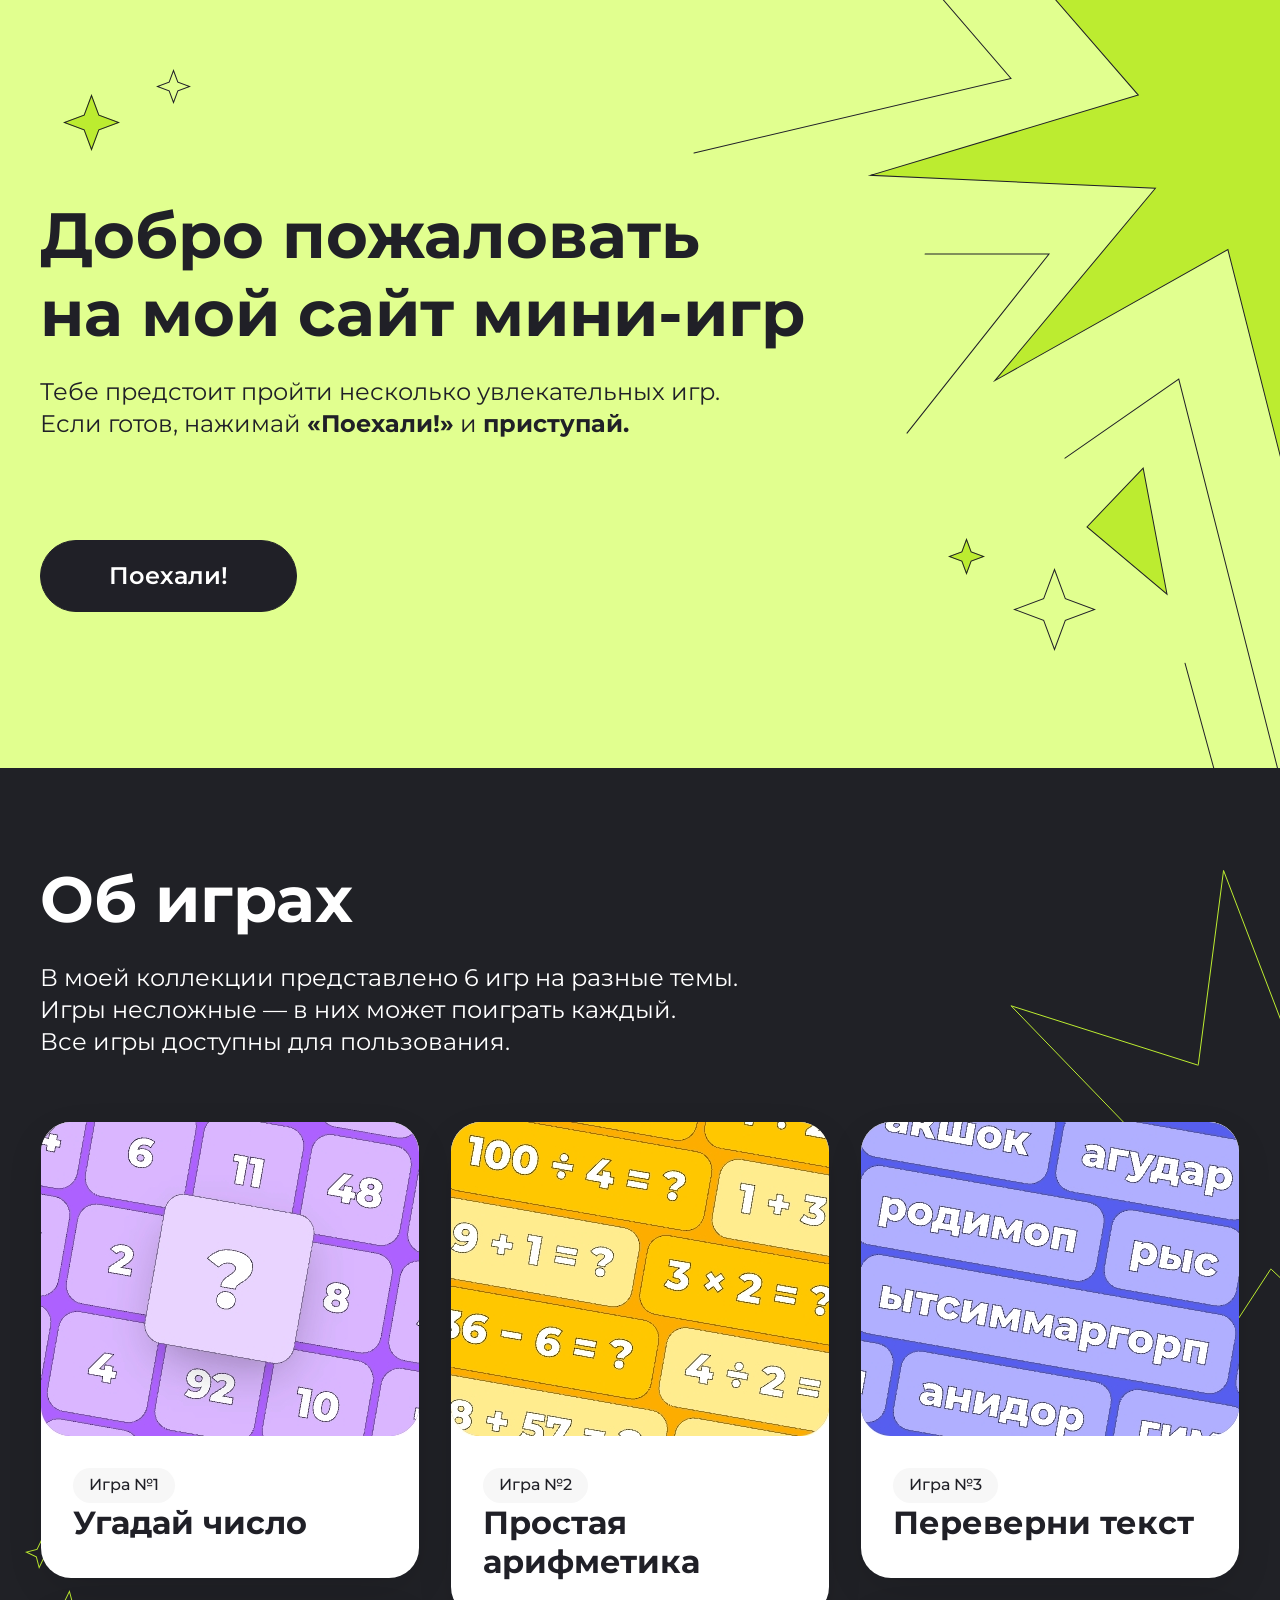
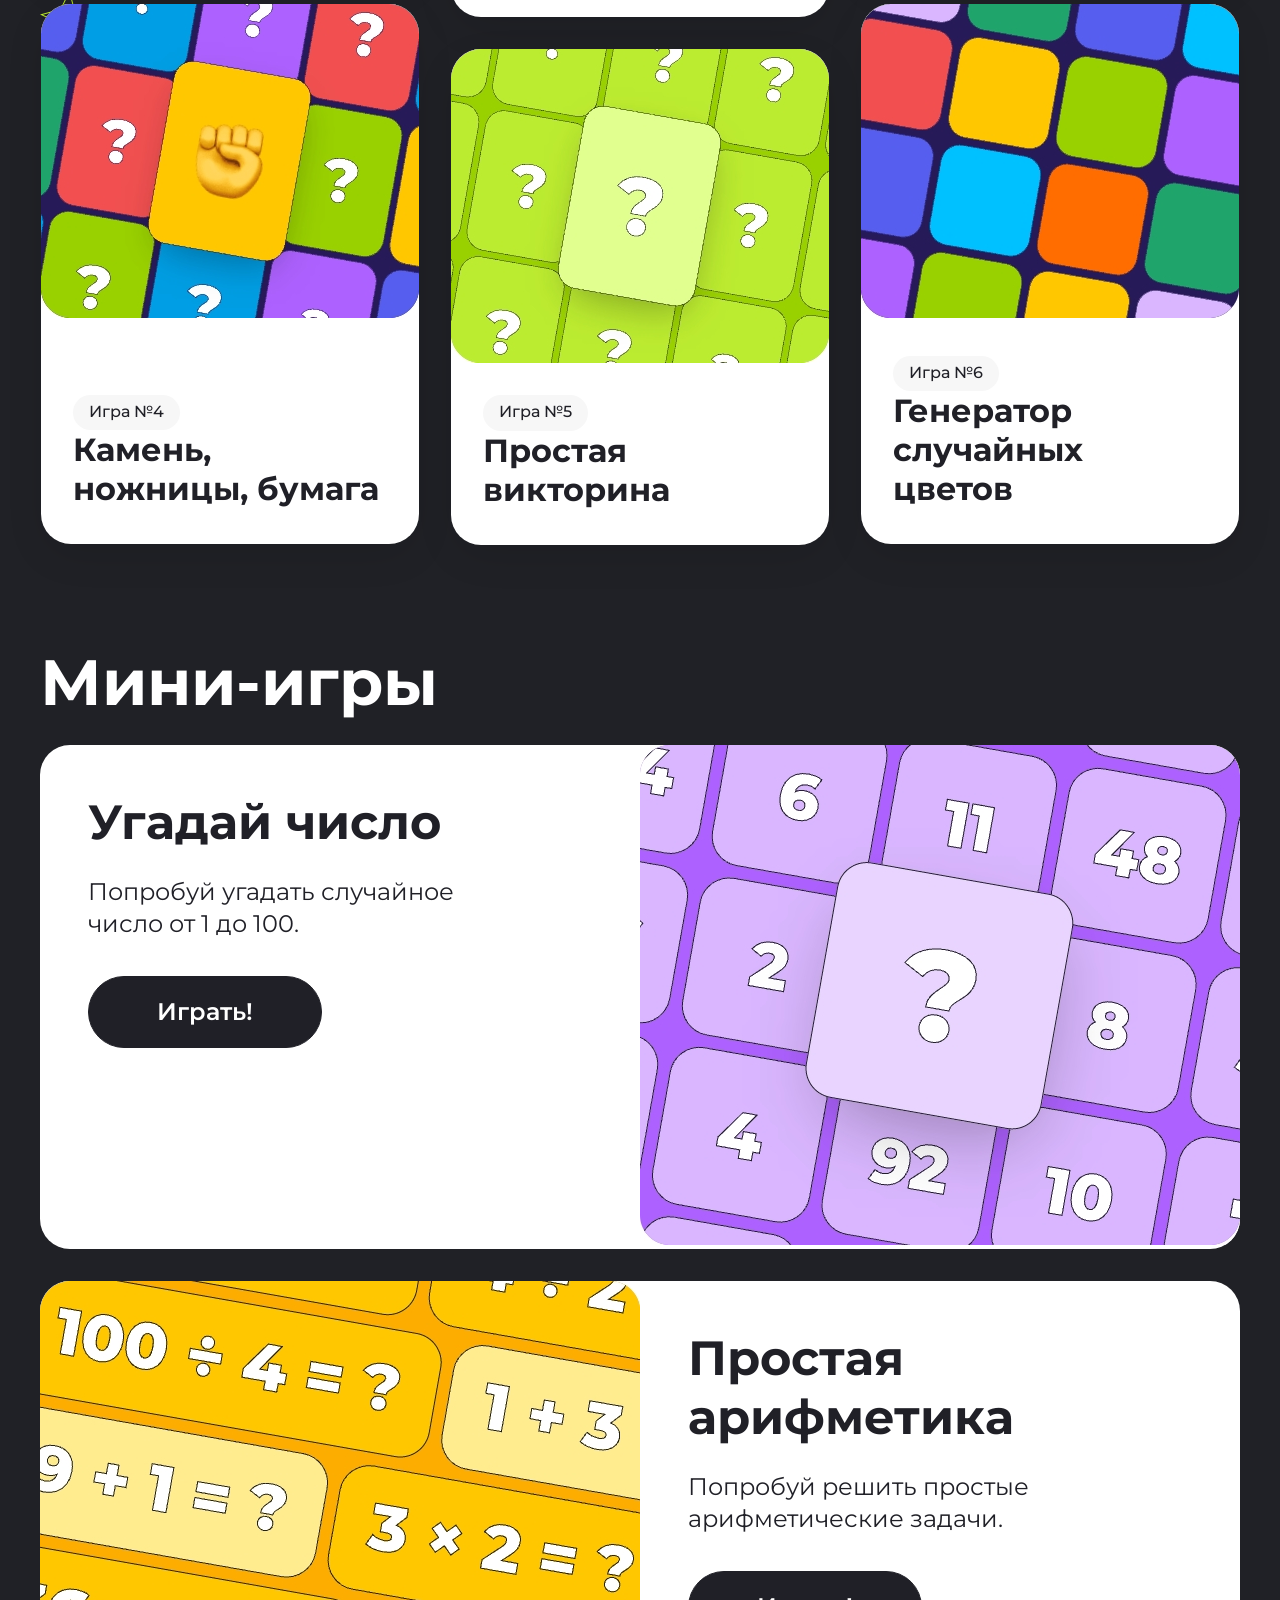
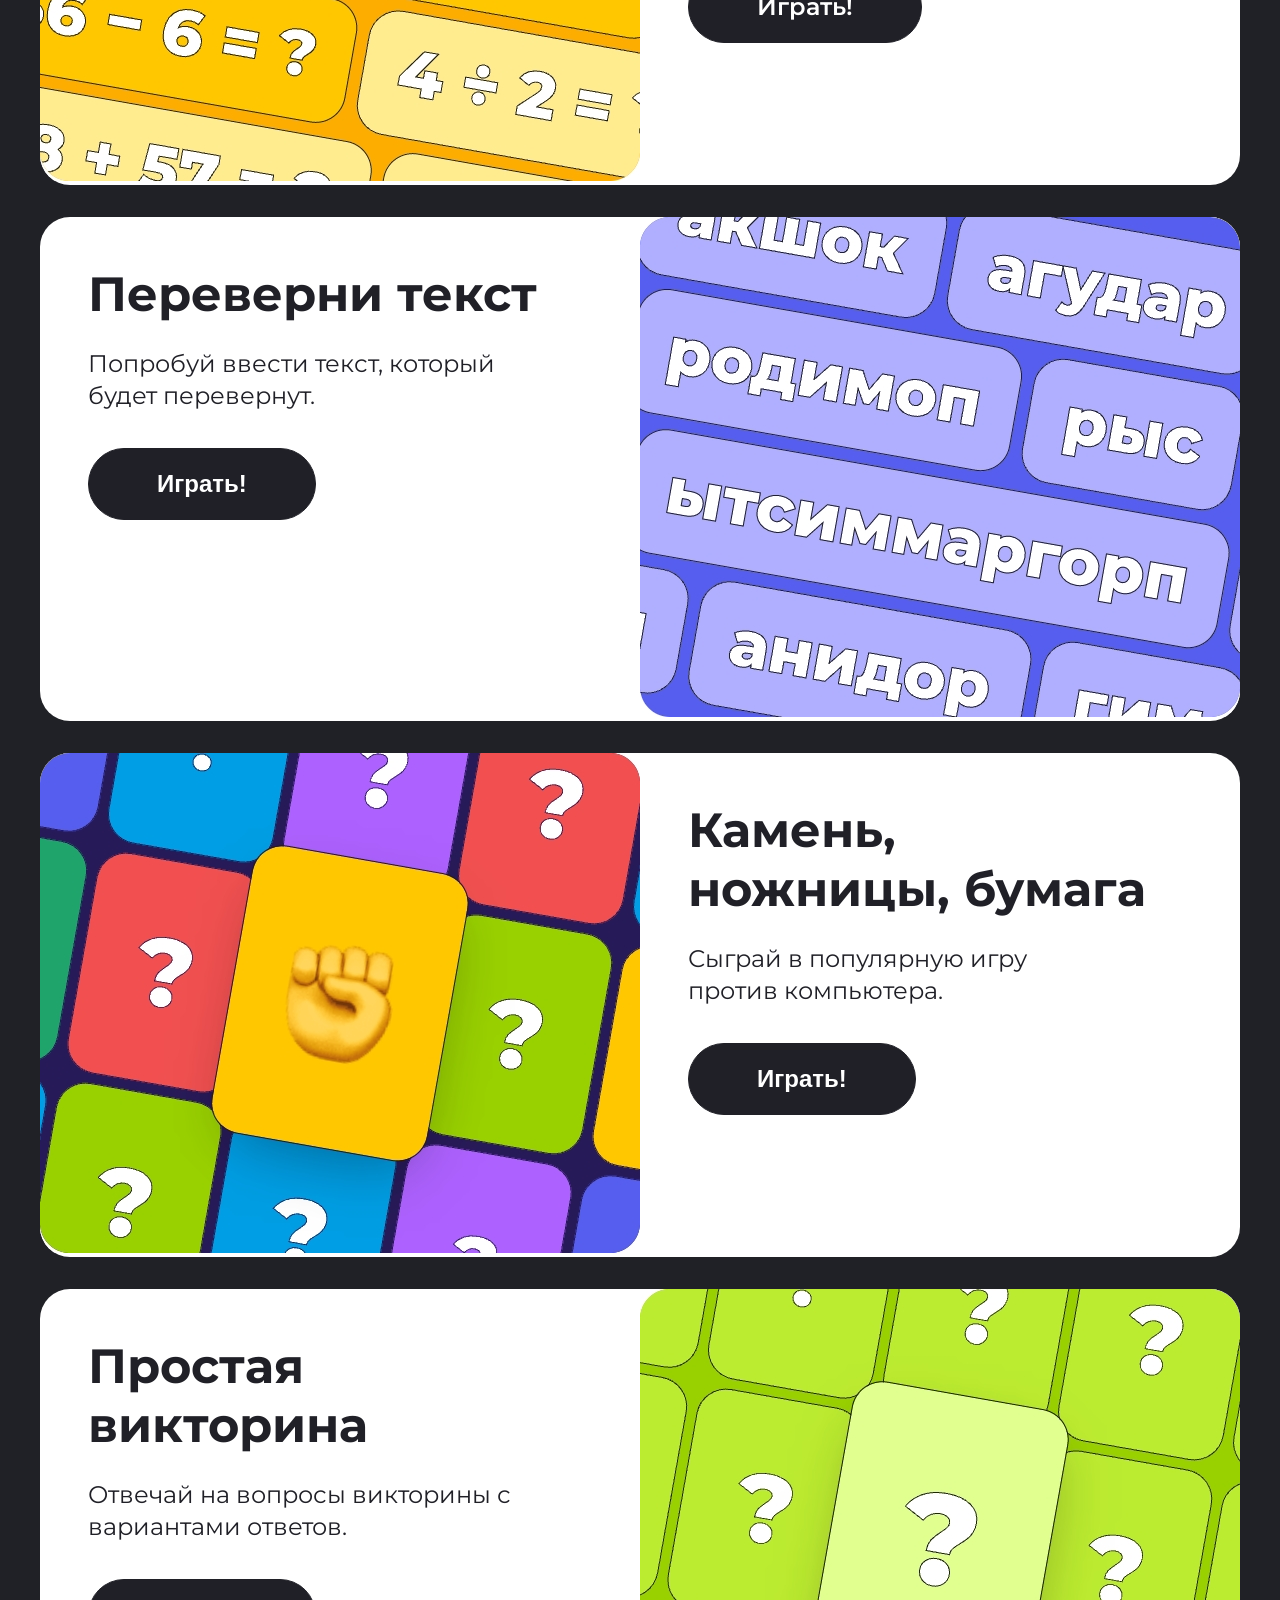
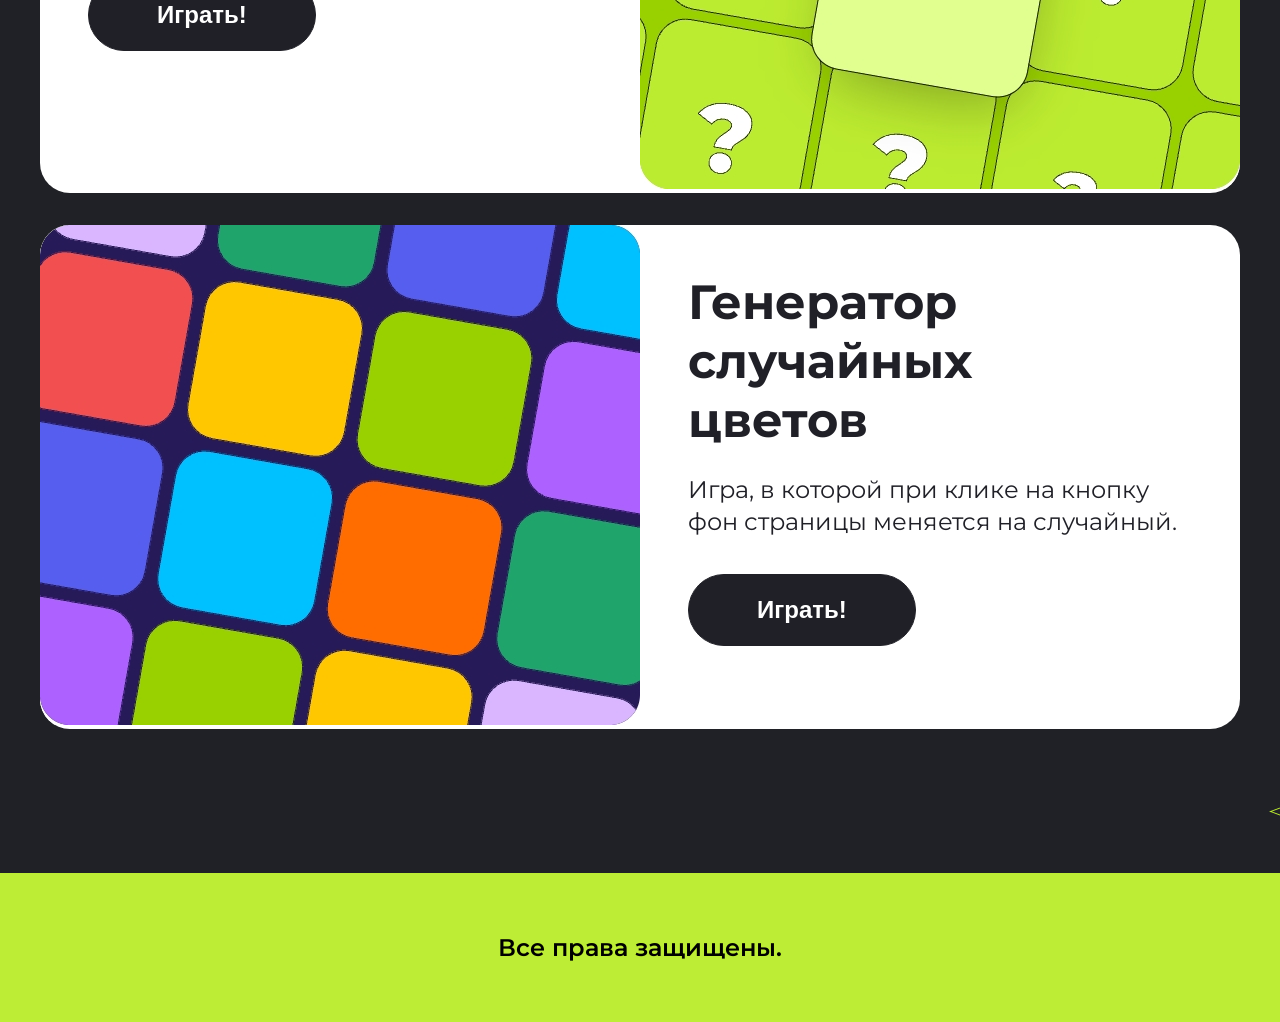
<file: index.html>
<!DOCTYPE html>
<html lang="en">
<head>
    <meta charset="UTF-8">
    <meta http-equiv="X-UA-Compatible" content="IE=edge">
    <meta name="viewport" content="width=device-width, initial-scale=1.0">
    <title>Helloworld</title>
    <link rel="preconnect" href="https://fonts.googleapis.com">
    <link rel="preconnect" href="https://fonts.gstatic.com" crossorigin>
    <link href="https://fonts.googleapis.com/css2?family=Montserrat:ital,wght@0,100..900;1,100..900&display=swap"
    rel="stylesheet">
    <link rel="stylesheet" href="style.css">
</head>

<body>
    <section class="top top_index center">
        <h1 class="top__title">Добро пожаловать</h1>
        <h1 class="top__title">на мой сайт мини-игр</h1>
        <p class="top__text">Тебе предстоит пройти несколько увлекательных игр. Если готов, нажимай <span style="font-weight: bold;">«Поехали!»</span> и <span style="font-weight: bold;">приступай.</span></p>
        <div class="button-box">
            <a href="#aboutgame" class="button">Поехали!</a>
        </div>
    </section>

    <section class="product-box center" id="aboutgame">
        <h2 class="title">Об играх</h2>
        <p class="text">В моей коллекции представлено 6 игр на разные темы.</p>
        <p class="text">Игры несложные — в них может поиграть каждый.</p>
        <p class="text">Все игры доступны для пользования.</p>
            <div class="product-box__content">
                <a class="product" href="#game1">
                    <img src="img/game1.jpeg" alt="game1">
                    <div class="product-box__bottom product-box__bottom_white">
                        <p class="product__text">Игра №1</p>
                        <h4 class="product__title">Угадай число</h4>
                    </div>
                </a>

                <a class="product" href="#game2"> 
                    <img src="img/game2.jpeg" alt="game2">
                    <div class="product-box__bottom">
                        <p class="product__text">Игра №2</p>
                        <h4 class="product__title product__title_high">Простая арифметика</h4>
                    </div>
                </a>

                <a class="product" href="#game3"> 
                    <img src="img/game3.jpeg" alt="game3">
                    <div class="product-box__bottom product-box__bottom_white">
                        <p class="product__text">Игра №3</p>
                        <h4 class="product__title product__title_high">Переверни текст</h4>
                    </div>
                </a>

                <a class="product" href="#game4"> 
                    <img src="img/game4.jpeg" alt="game4">
                    <div class="product-box__bottom">
                        <p class="product__text">Игра №4</p>
                        <h4 class="product__title product__title_high">Камень, ножницы, бумага</h4>
                    </div>
                </a>

                <a class="product" href="#game5"> 
                    <img src="img/game5.jpeg" alt="game5">
                    <div class="product-box__bottom product-box__bottom_white">
                        <p class="product__text">Игра №5</p>
                        <h4 class="product__title product__title_high">Простая викторина</h4>
                    </div>
                </a>

                <a class="product" href="#game6"> 
                    <img src="img/game6.jpeg" alt="game6">
                    <div class="product-box__bottom">
                        <p class="product__text">Игра №6</p>
                        <h4 class="product__title product__title_high">Генератор случайных цветов</h4>
                    </div>
                </a>
            </div>
    </section>

    <section class="game center">
        <h2 class="title">Мини-игры</h2>
        <div class="game__content">
            <div class="game__cart">
                <div class="game__info" id="game1">
                    <h3 class="game__info-title">Угадай число</h3>
                    <p class="game__info-text game__info-text_width">Попробуй угадать случайное число от 1 до 100.</p>
                    <a href="#" class="button" onclick="guessNumber(); return false;">Играть!</a>
                </div>
                <div class="game__img">
                    <img 
                    srcset="img/game1.jpeg 378w, img/gamebig1.jpeg 600w"
                    sizes="(max-width:600px) 378px, 600px"
                    src="img/gamebig1.jpeg"
                    alt="game 1">
                </div>
            </div>
                
            <div class="game__cart">
                <div class="game__img">
                    <img 
                    srcset="img/game2.jpeg 378w, img/gamebig2.jpeg 600w"
                    sizes="(max-width:600px) 378px, 600px"
                    src="img/gamebig2.jpeg"
                    alt="game 2">
                </div>
                <div class="game__info" id="game2">
                    <h3 class="game__info-title">Простая арифметика</h3>
                    <p class="game__info-text game__info-text_width">Попробуй решить простые арифметические задачи.</p>
                    <a href="#" class="button" onclick="generateMathProblem(); return false;">Играть!</a>
                </div>
            </div>

            <div class="game__cart">
                <div class="game__info" id="game3">
                    <h3 class="game__info-title">Переверни текст</h3>
                    <p class="game__info-text game__info-text_width">Попробуй ввести текст, который будет перевернут.</p>
                    <button class="button game-button">Играть!</button>
                </div>
                <div class="game__img">
                    <img 
                    srcset="img/game3.jpeg 378w, img/gamebig3.jpeg 600w"
                    sizes="(max-width:600px) 378px, 600px"
                    src="img/gamebig3.jpeg"
                    alt="game3">
                </div>
            </div>

            <div class="game__cart">
                <div class="game__img">
                    <img 
                    srcset="img/game4.jpeg 378w, img/gamebig4.jpeg 600w"
                    sizes="(max-width:600px) 378px, 600px"
                    src="img/gamebig4.jpeg"
                    alt="game 4">
                </div>
                <div class="game__info" id="game4">
                    <h3 class="game__info-title game__info-title_normal">Камень, ножницы, бумага</h3>
                    <p class="game__info-text game__info-text_width">Сыграй в популярную игру против компьютера.</p>
                    <button class="button game-button">Играть!</button>
                </div>
            </div>

            <div class="game__cart">
                <div class="game__info" id="game5">
                    <h3 class="game__info-title">Простая викторина</h3>
                    <p class="game__info-text game__info-text_width">Отвечай на вопросы викторины с вариантами ответов.</p>
                    <button class="button game-button">Играть!</button>
                </div>
                <div class="game__img">
                    <img 
                    srcset="img/game5.jpeg 378w, img/gamebig5.jpeg 600w"
                    sizes="(max-width:600px) 378px, 600px"
                    src="img/gamebig5.jpeg"
                    alt="game 5">
                </div>
            </div>

            <div class="game__cart">
                <div class="game__img">
                    <img 
                    srcset="img/game6.jpeg 378w, img/gamebig6.jpeg 600w"
                    sizes="(max-width:600px) 378px, 600px"
                    src="img/gamebig6.jpeg"
                    alt="game 6">
                </div>
                <div class="game__info" id="game6">
                    <h3 class="game__info-title game__info-title_normal">Генератор случайных цветов</h3>
                    <p class="game__info-text">Игра, в которой при клике на кнопку фон страницы меняется на случайный.</p>
                    <button class="button">Играть!</button>
                </div>
            </div>
        </div>

    </section>

    <footer class="footer">
        <p class="footer__text">Все права защищены.</p>
    </footer>
    <script src="script.js"></script>
    <script src="games.js"></script>    
</body>
</html>
</file>
<file: style.css>
* {
  margin: 0;
  padding: 0;
  box-sizing: border-box;
}

a {
  text-decoration: none;
}

body {
  font-family: "Montserrat", sans-serif;
}

html {
  scroll-behavior: smooth;
}

.center {
  padding-left: calc(50% - 600px);
  padding-right: calc(50% - 600px);
}

.top {
  padding-top: 196px;
  padding-bottom: 156px;
  background: url(img/sidestar.svg) top right no-repeat, url(img/starempty.svg) 156px 69px no-repeat, url(img/staremptybig.svg) 1013px 568px no-repeat, url(img/stargreen.svg) 948px 538px no-repeat, url(img/stargreenbig.svg) 63px 94px no-repeat, url(img/topback.jpeg);
}
.top__title {
  color: rgb(32, 32, 39);
  font-size: 64px;
  font-weight: 700;
  line-height: 78px;
  max-width: 768px;
}
.top__text {
  color: rgb(32, 32, 39);
  font-size: 24px;
  font-weight: 400;
  line-height: 32px;
  padding-top: 24px;
  padding-bottom: 64px;
  max-width: 720px;
}

.button {
  display: inline-block;
  box-sizing: border-box;
  border: 1px solid rgb(32, 32, 39);
  border-radius: 60px;
  background: rgb(32, 32, 39);
  color: rgb(255, 255, 255);
  font-size: 24px;
  font-weight: 600;
  line-height: 141.69%;
  text-align: center;
  padding: 18px 68px;
  margin-top: 36px;
}
.button:hover {
  background: #fff;
  color: #000;
}

.title {
  color: rgb(255, 255, 255);
  font-size: 64px;
  font-weight: 700;
  line-height: 78px;
  padding-bottom: 24px;
  z-index: 0;
}

.text {
  color: rgb(255, 255, 255);
  font-size: 24px;
  font-weight: 400;
  line-height: 32px;
  max-width: 720px;
}

.product {
  display: flex;
  flex-direction: column;
  background: #fff;
  border-radius: 30px;
  box-shadow: 0px 12.61px 42.25px -7.57px rgba(0, 0, 0, 0.13);
  box-sizing: border-box;
  overflow: hidden;
}
.product:nth-child(4), .product:nth-child(6) {
  height: 540px;
  margin-top: -45px;
}
.product:hover {
  transform: scale(1.1);
}
.product__text {
  border-radius: 52.58px;
  background: rgb(247, 247, 247);
  color: rgb(32, 32, 39);
  font-size: 16px;
  font-weight: 500;
  line-height: 110%;
  padding: 8px 16px 10px 16px;
}
.product__title {
  color: rgb(32, 32, 39);
  font-size: 32px;
  font-weight: 700;
  line-height: 39px;
  max-width: 306px;
}
.product-box {
  box-sizing: border-box;
  padding-top: 92px;
  padding-bottom: 52px;
  background: url(img/star.svg) 40px 822px no-repeat, url(img/starsmall.svg) 25px 770px no-repeat, url(img/starbig.svg) 982px 100px no-repeat, url(img/blackback.jpg);
}
.product-box__content {
  display: flex;
  flex-wrap: wrap;
  align-items: flex-start;
  justify-content: center;
  gap: 32px;
  padding-top: 64px;
}
.product-box__bottom {
  display: flex;
  flex-direction: column;
  justify-content: flex-start;
  align-items: flex-start;
  padding: 32px 32px 36px 32px;
  margin-top: auto;
}

.game {
  padding-top: 46px;
  padding-bottom: 144px;
  background: url(img/startopbig.svg) 1340px 126px no-repeat, url(img/startop.svg) 1297px 93px no-repeat, url(img/starbottombig.svg) 1339px 3346px no-repeat, url(img/starbottom.svg) 1269px 3394px no-repeat, url(img/blackback.jpg);
}
.game__content {
  display: flex;
  flex-direction: column;
  row-gap: 32px;
}
.game__cart {
  background-color: #fff;
  display: flex;
  justify-content: space-between;
  border-radius: 30px;
  overflow: hidden;
}
.game__info {
  width: 100%;
  padding: 48px;
}
.game__info-title {
  color: rgb(32, 32, 39);
  font-size: 48px;
  font-weight: 700;
  line-height: 59px;
  max-width: 459px;
  padding-bottom: 24px;
}
.game__info-text {
  color: rgb(32, 32, 39);
  font-size: 24px;
  font-weight: 400;
  line-height: 32px;
}
.game__info-text_width {
  max-width: 423px;
}

.footer {
  background: rgb(189, 237, 53);
  padding: 60px;
}
.footer__text {
  color: rgb(0, 0, 0);
  font-size: 24px;
  font-weight: 600;
  line-height: 29px;
  text-align: center;
}

@media (max-width: 1200px) {
  .center {
    padding-left: 64px;
    padding-right: 64px;
  }
  .top {
    background: url(img/mobstar.svg) top right no-repeat, url(img/starempty.svg) 156px 69px no-repeat, url(img/staremptybig.svg) 850px 470px no-repeat, url(img/stargreen.svg) 770px 450px no-repeat, url(img/stargreenbig.svg) 63px 94px no-repeat, url(img/topback.jpeg);
  }
  .top__title {
    font-size: 53px;
    line-height: 58px;
  }
  .top__text {
    font-size: 23px;
  }
  .title {
    font-size: 60px;
  }
  .text {
    font-size: 21px;
  }
  .product-box__content {
    align-items: baseline;
  }
  .product-box__bottom_white {
    padding-bottom: 80px;
  }
  .game__content {
    align-items: center;
  }
  .game__cart {
    flex-direction: column;
    align-items: center;
  }
  .game__cart:nth-child(odd) {
    flex-direction: column-reverse;
  }
  .game__info-text {
    max-width: 423px;
  }
}
@media (max-width: 915px) {
  .product {
    width: 300px;
  }
  .product-box__bottom_white {
    padding-bottom: 36px;
  }
  .product:nth-child(4), .product:nth-child(6) {
    height: auto;
    margin-top: 0px;
  }
}
@media (max-width: 425px) {
  .center {
    padding-left: 16px;
    padding-right: 16px;
  }
  .top {
    padding-top: 147px;
    padding-bottom: 131px;
    background: url(img/mobstar.svg) 220px -93px no-repeat, url(img/mobstarempty.svg) 91px 64px no-repeat, url(img/mobstaremptybig.svg) 303px 580px no-repeat, url(img/mobstargreen.svg) 272px 557px no-repeat, url(img/mobstargreenbig.svg) 37px 97px no-repeat, url(img/topback.jpeg);
  }
  .top__title {
    font-size: 40px;
    line-height: 49px;
    text-align: center;
  }
  .top__text {
    font-size: 16px;
    line-height: 20px;
    text-align: center;
    padding-bottom: 36px;
  }
  .button {
    font-size: 16px;
    padding: 16px 95px;
    margin-top: 0;
  }
  .button-box {
    display: flex;
    flex-direction: column;
    align-items: center;
  }
  .product-box {
    display: none;
  }
  .game {
    padding-top: 48px;
    padding-bottom: 10px;
  }
  .game__content {
    row-gap: 24px;
    align-items: center;
  }
  .game__cart {
    max-width: 343px;
    flex-direction: column;
    align-items: center;
  }
  .game__cart:nth-child(odd) {
    flex-direction: column-reverse;
  }
  .game__info {
    padding: 29px;
  }
  .game__info-title {
    font-size: 32px;
    line-height: 39px;
    padding-bottom: 16px;
  }
  .game__info-text {
    font-size: 16px;
    line-height: 20px;
    padding-bottom: 32px;
  }
  .title {
    padding-bottom: 48px;
    font-size: 40px;
    line-height: 49px;
  }
  .footer {
    padding: 40px;
  }
  .footer__text {
    font-size: 16px;
    line-height: 20px;
  }
}/*# sourceMappingURL=style.css.map */
</file>
